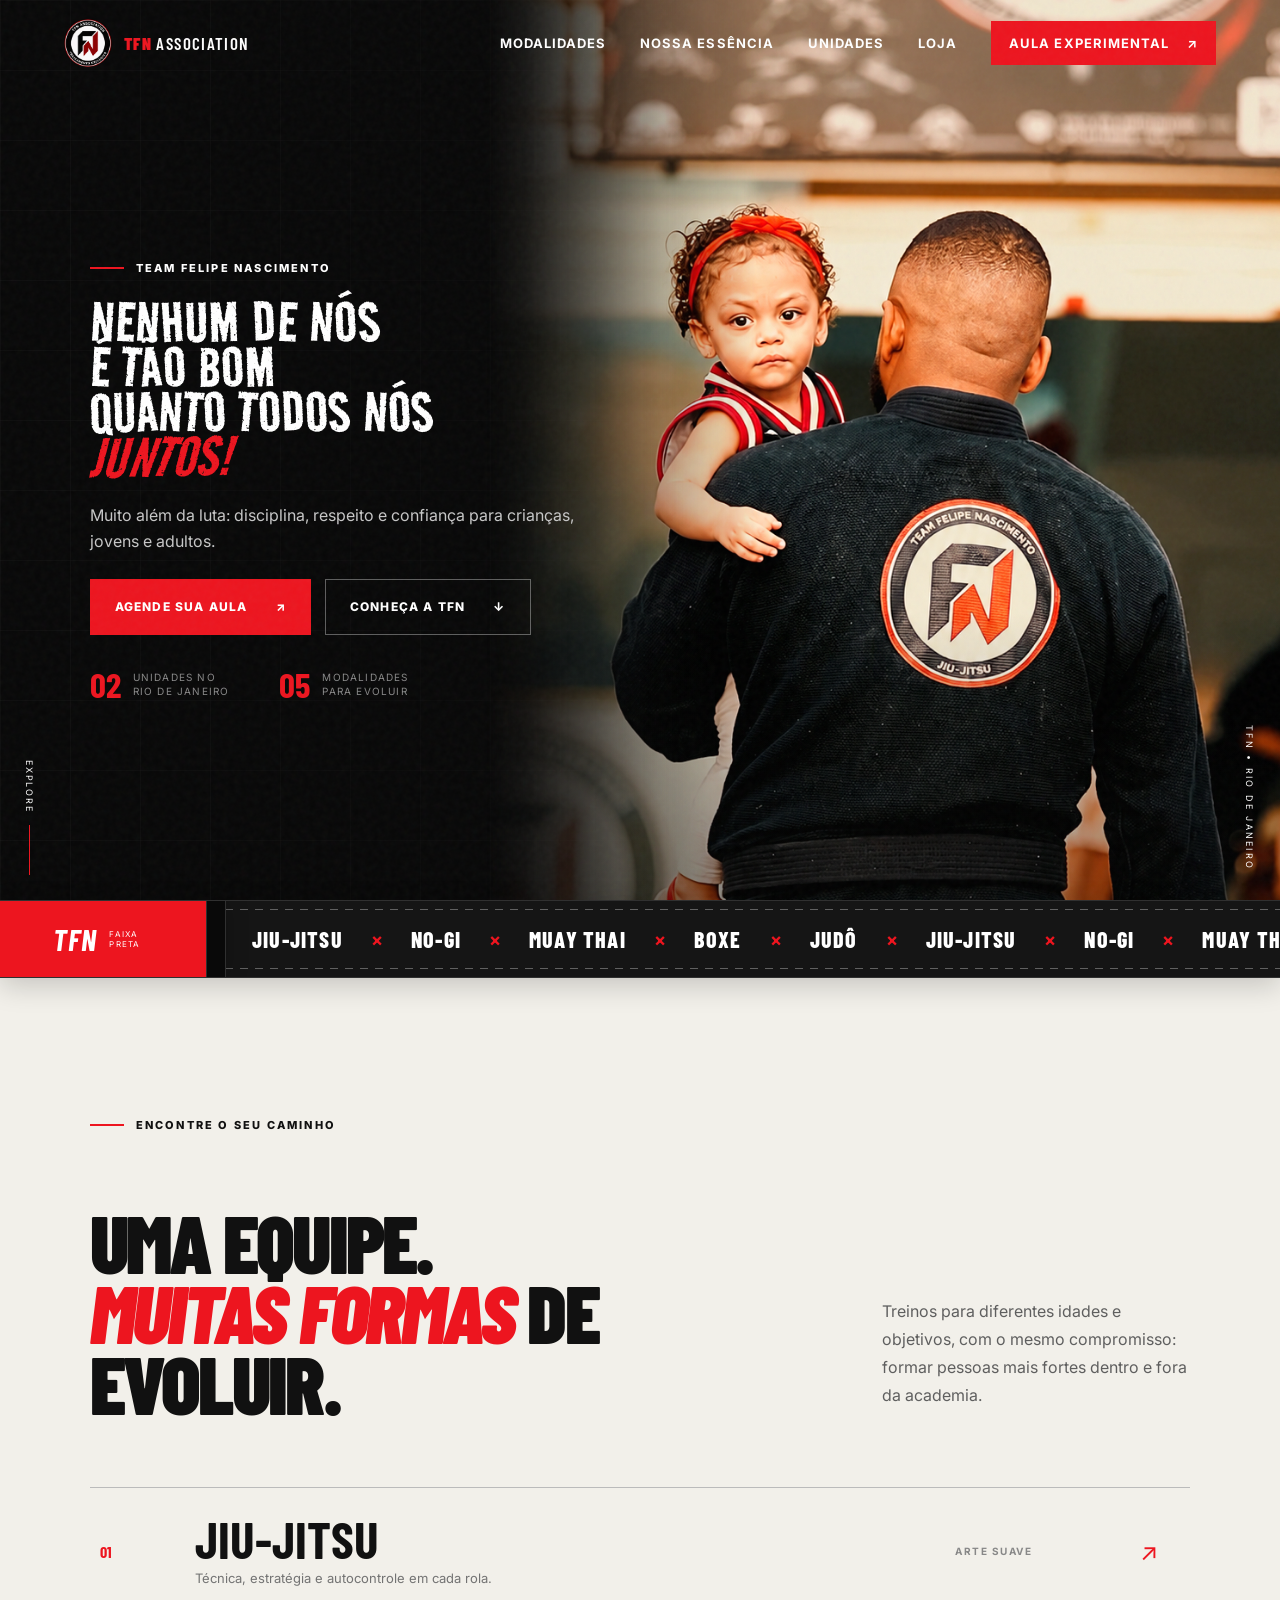
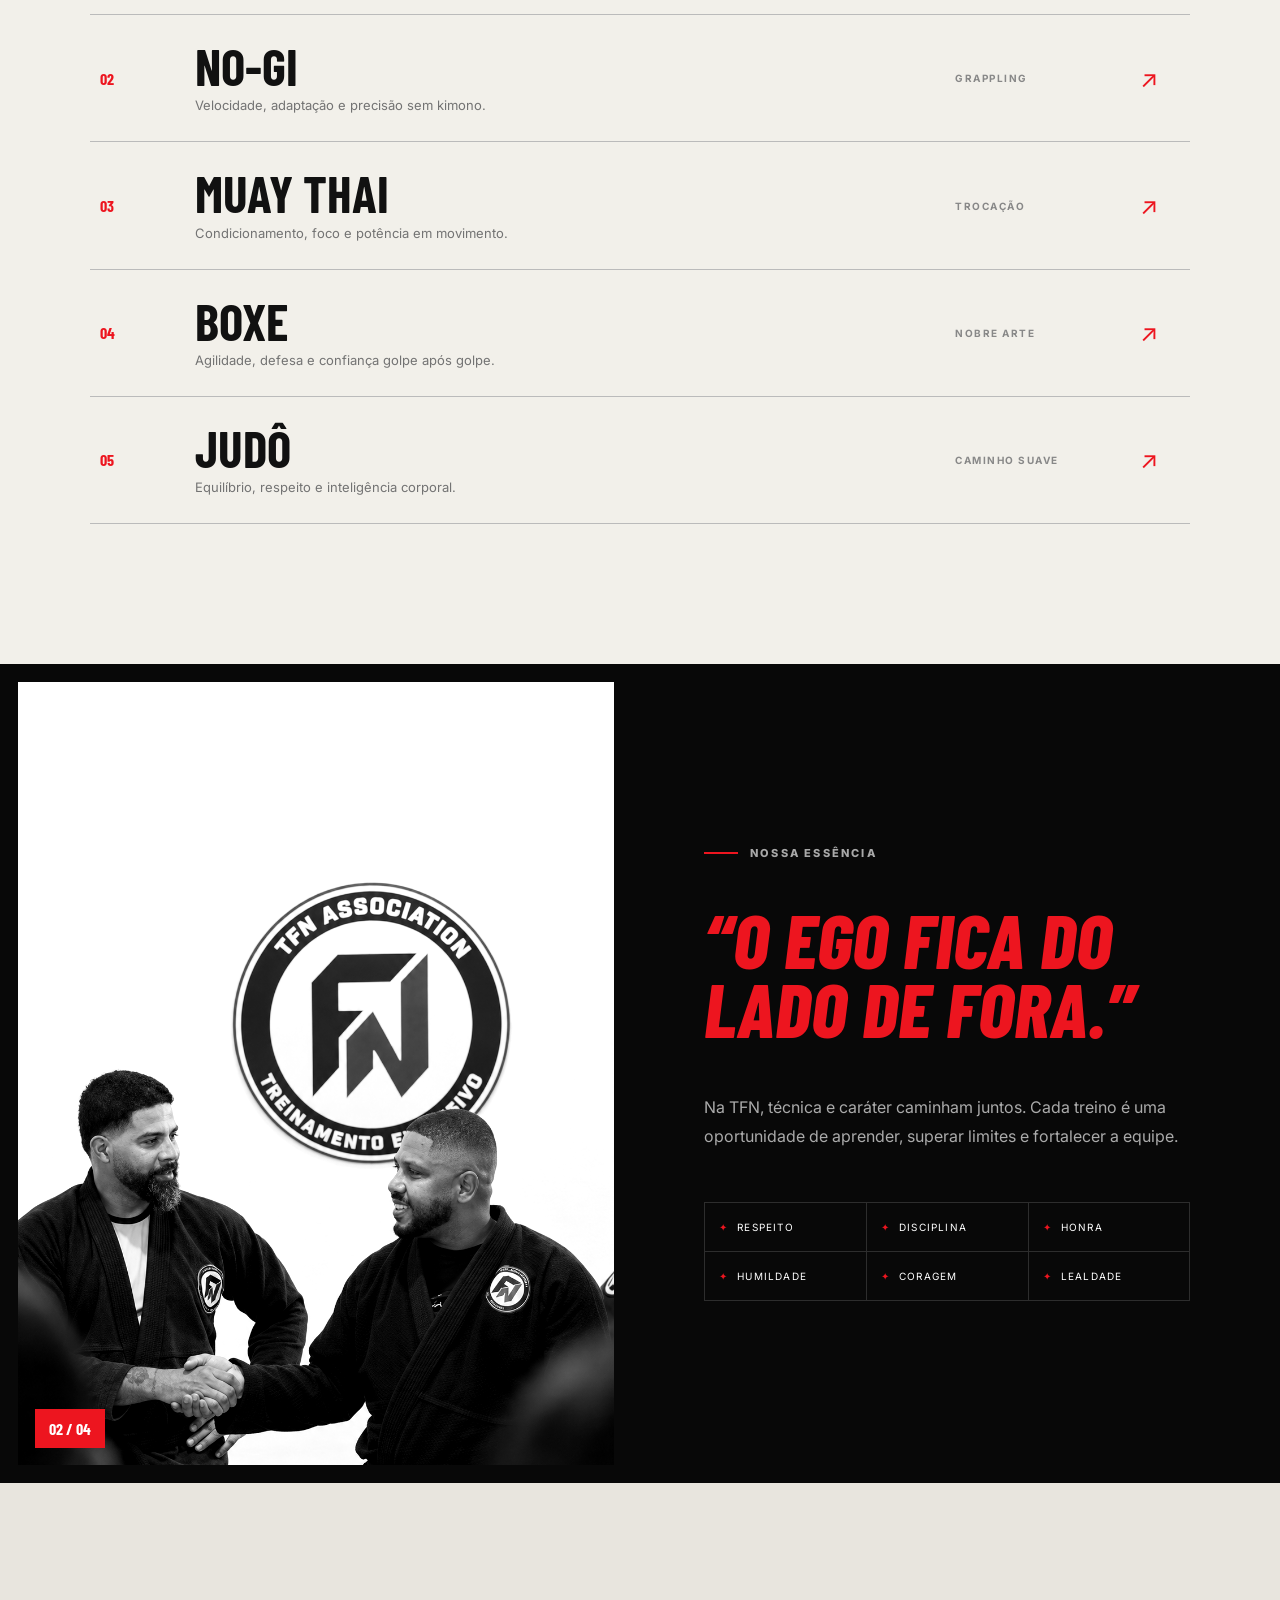
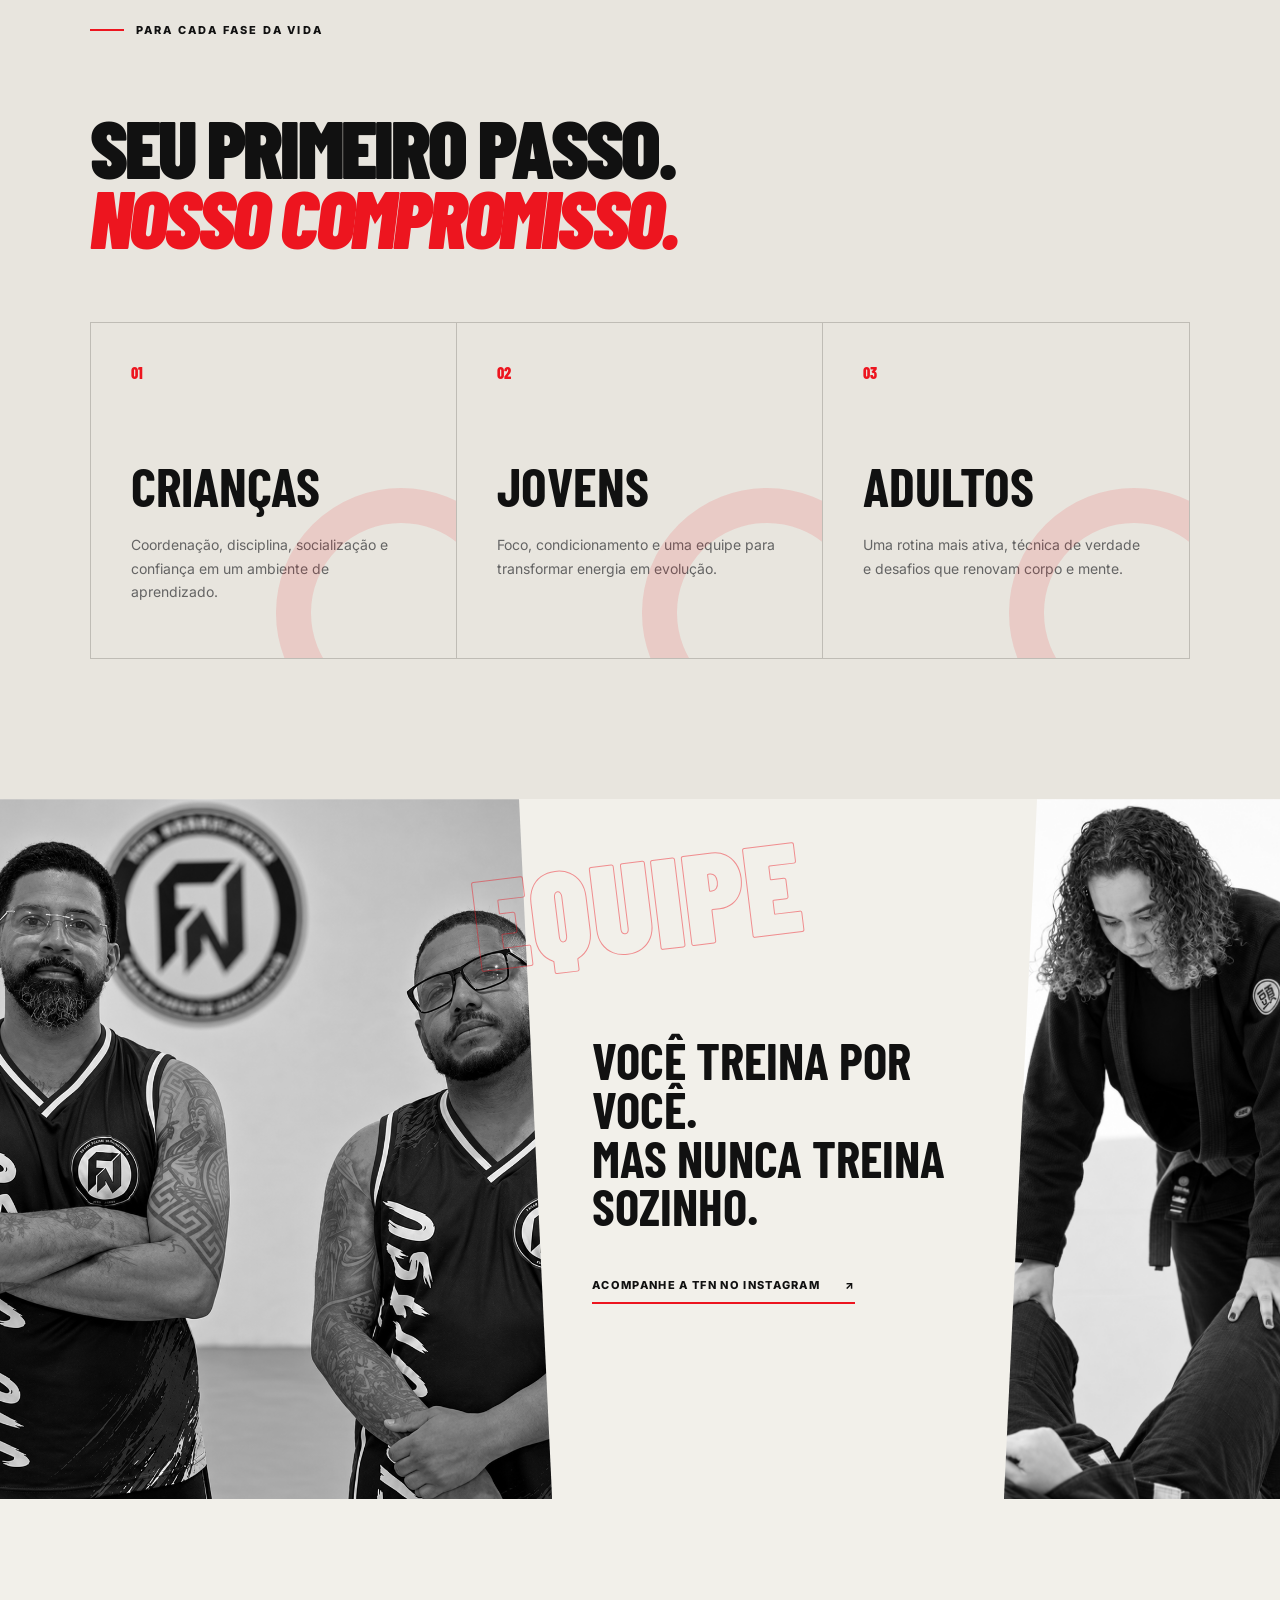
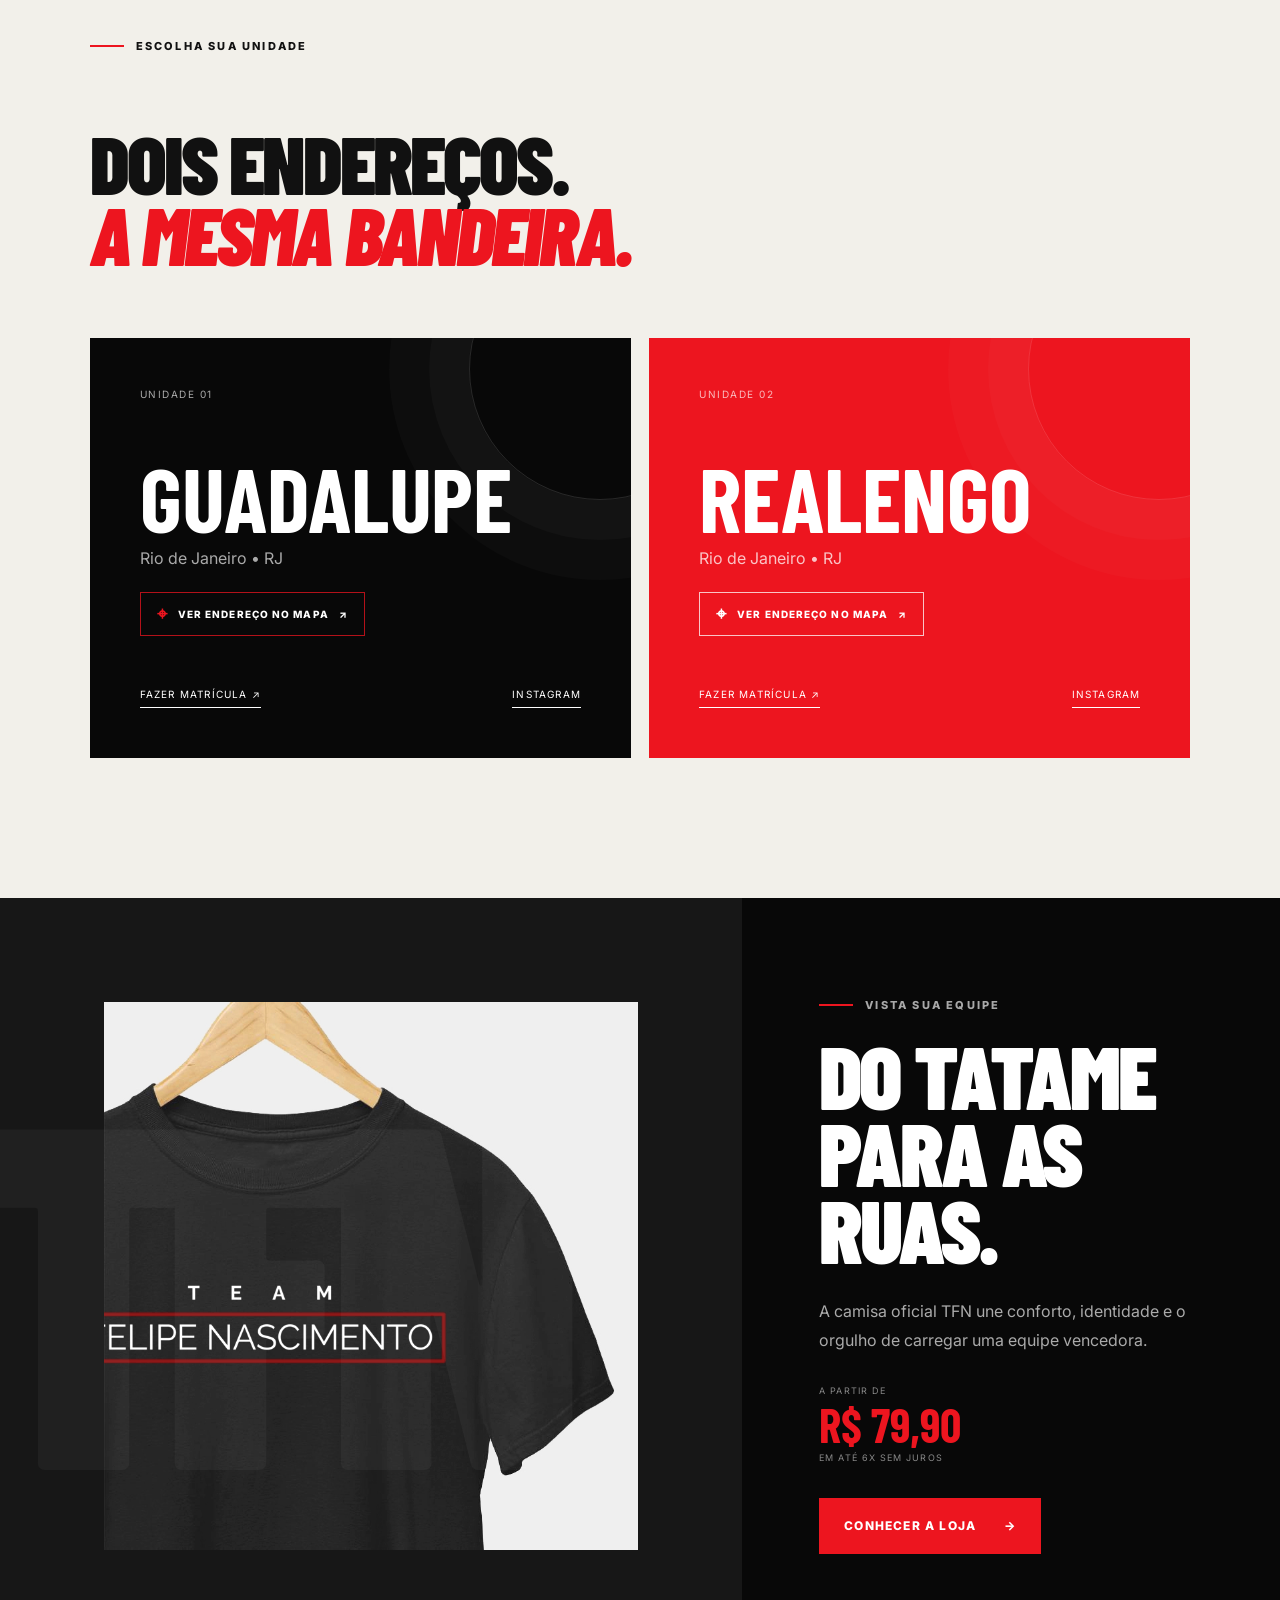
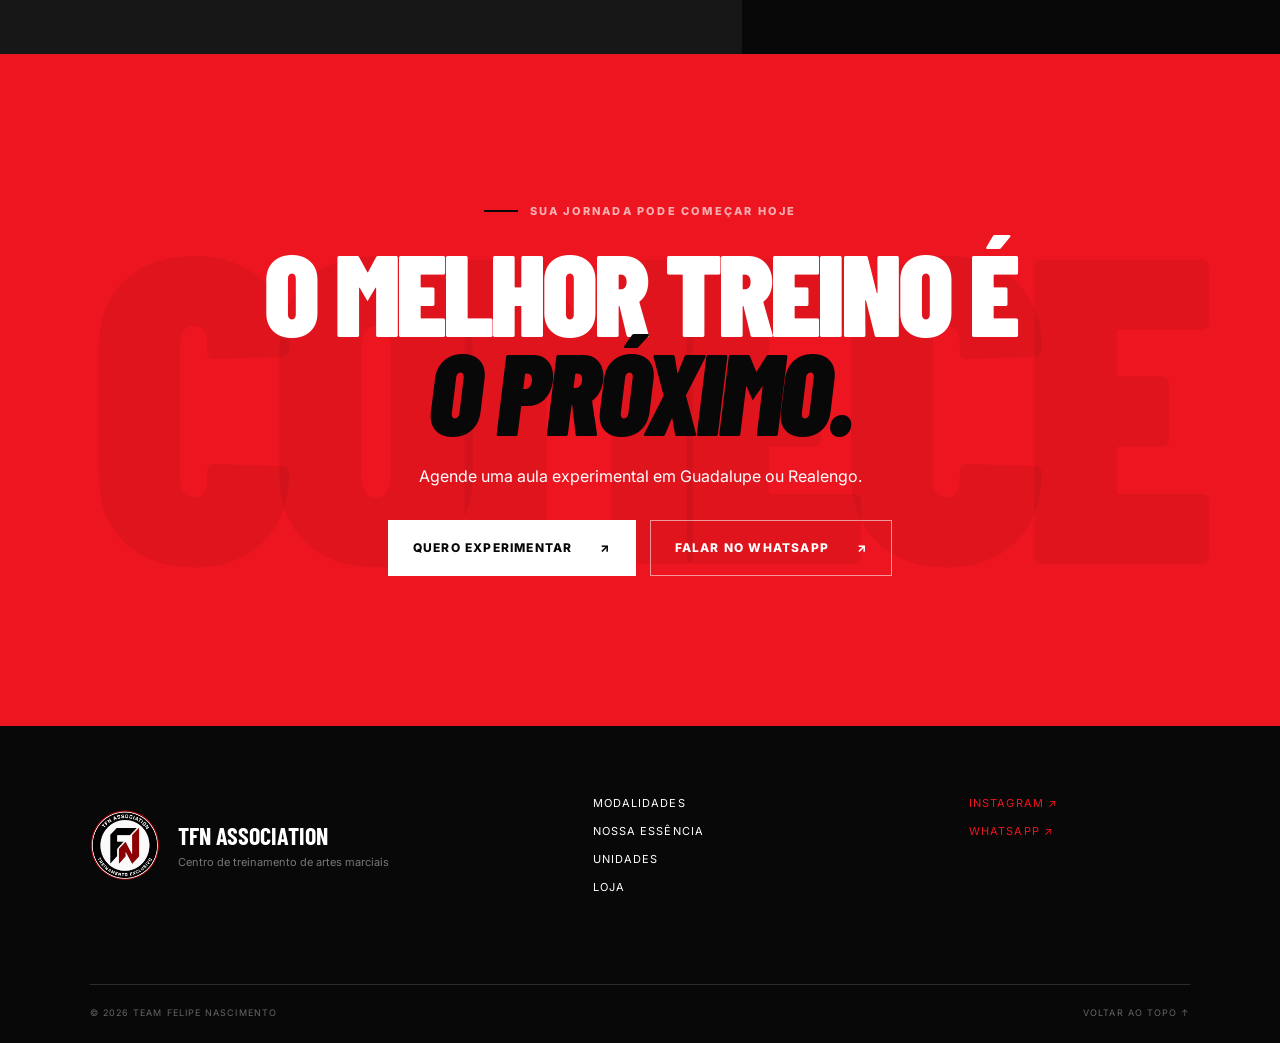
<file: index.html>
<!doctype html>
<html lang="pt-BR">
  <head>
    <meta charset="UTF-8" />
    <meta name="viewport" content="width=device-width, initial-scale=1.0" />
    <meta name="description" content="TFN Association — Jiu-Jitsu, No-Gi, Muay Thai, Boxe e Judô para crianças, jovens e adultos no Rio de Janeiro." />
    <meta name="theme-color" content="#080808" />
    <title>TFN Association | A evolução começa no tatame</title>
    <link rel="preconnect" href="https://fonts.googleapis.com" />
    <link rel="preconnect" href="https://fonts.gstatic.com" crossorigin />
    <link href="https://fonts.googleapis.com/css2?family=Barlow+Condensed:ital,wght@0,500;0,600;0,700;0,800;0,900;1,700&family=Inter:wght@400;500;600;700&family=Road+Rage&display=swap" rel="stylesheet" />
    <link rel="stylesheet" href="styles.css?v=3" />
  </head>
  <body>
    <div class="noise" aria-hidden="true"></div>
    <header class="site-header" id="topo">
      <a class="brand" href="#topo" aria-label="TFN Association — início">
        <img src="assets/tfn-logo.jpg" alt="Símbolo da TFN Association" />
        <span><strong>TFN</strong> Association</span>
      </a>
      <button class="menu-toggle" type="button" aria-expanded="false" aria-controls="main-nav">
        <span></span><span></span><span></span><em>Menu</em>
      </button>
      <nav class="main-nav" id="main-nav" aria-label="Navegação principal">
        <a href="#modalidades">Modalidades</a>
        <a href="#metodo">Nossa essência</a>
        <a href="#unidades">Unidades</a>
        <a href="loja/">Loja</a>
        <a class="nav-cta" href="https://app.hotmind.com.br/agendar/tfnassociation" target="_blank" rel="noreferrer">Aula experimental <span>↗</span></a>
      </nav>
    </header>

    <main>
      <section class="hero" aria-labelledby="hero-title">
        <div class="hero-grid" aria-hidden="true"></div>
        <div class="hero-copy reveal">
          <p class="eyebrow"><span></span> Team Felipe Nascimento</p>
          <h1 class="quote-title" id="hero-title"><span class="hero-line">Nenhum de nós</span><span class="hero-line">é tão bom</span><span class="hero-line">quanto todos nós</span><em class="hero-line">juntos!</em></h1>
          <p class="hero-lead">Muito além da luta: disciplina, respeito e confiança para crianças, jovens e adultos.</p>
          <div class="hero-actions">
            <a class="button button-primary" href="https://app.hotmind.com.br/agendar/tfnassociation" target="_blank" rel="noreferrer">Agende sua aula <span>↗</span></a>
            <a class="button button-ghost" href="#modalidades">Conheça a TFN <span>↓</span></a>
          </div>
          <div class="hero-meta">
            <div><strong>02</strong><span>Unidades no<br />Rio de Janeiro</span></div>
            <div><strong>05</strong><span>Modalidades<br />para evoluir</span></div>
          </div>
        </div>
        <div class="hero-visual reveal delay-1">
          <div class="hero-image-wrap">
            <img src="assets/hero-color-clean.png" alt="Atleta da TFN com criança no centro de treinamento" />
            <span class="image-label">TFN • Rio de Janeiro</span>
          </div>
        </div>
        <a class="scroll-cue" href="#modalidades"><span>Explore</span><i></i></a>
      </section>

      <section class="ticker" aria-label="Modalidades oferecidas">
        <div class="ticker-rank" aria-hidden="true"><strong>TFN</strong><span>Faixa preta</span></div>
        <div class="ticker-window">
          <div class="ticker-track">
            <span>Jiu-Jitsu</span><b>×</b><span>No-Gi</span><b>×</b><span>Muay Thai</span><b>×</b><span>Boxe</span><b>×</b><span>Judô</span><b>×</b>
            <span>Jiu-Jitsu</span><b>×</b><span>No-Gi</span><b>×</b><span>Muay Thai</span><b>×</b><span>Boxe</span><b>×</b><span>Judô</span><b>×</b>
          </div>
        </div>
      </section>

      <section class="section disciplines" id="modalidades">
        <div class="section-heading reveal">
          <p class="eyebrow"><span></span> Encontre o seu caminho</p>
          <h2>Uma equipe.<br /><em>Muitas formas</em> de evoluir.</h2>
          <p>Treinos para diferentes idades e objetivos, com o mesmo compromisso: formar pessoas mais fortes dentro e fora da academia.</p>
        </div>
        <div class="discipline-list">
          <article class="discipline active reveal" tabindex="0">
            <span class="discipline-number">01</span>
            <div><h3>Jiu-Jitsu</h3><p>Técnica, estratégia e autocontrole em cada rola.</p></div>
            <strong>Arte suave</strong><i>↗</i>
          </article>
          <article class="discipline reveal" tabindex="0">
            <span class="discipline-number">02</span>
            <div><h3>No-Gi</h3><p>Velocidade, adaptação e precisão sem kimono.</p></div>
            <strong>Grappling</strong><i>↗</i>
          </article>
          <article class="discipline reveal" tabindex="0">
            <span class="discipline-number">03</span>
            <div><h3>Muay Thai</h3><p>Condicionamento, foco e potência em movimento.</p></div>
            <strong>Trocação</strong><i>↗</i>
          </article>
          <article class="discipline reveal" tabindex="0">
            <span class="discipline-number">04</span>
            <div><h3>Boxe</h3><p>Agilidade, defesa e confiança golpe após golpe.</p></div>
            <strong>Nobre arte</strong><i>↗</i>
          </article>
          <article class="discipline reveal" tabindex="0">
            <span class="discipline-number">05</span>
            <div><h3>Judô</h3><p>Equilíbrio, respeito e inteligência corporal.</p></div>
            <strong>Caminho suave</strong><i>↗</i>
          </article>
        </div>
      </section>

      <section class="manifesto" id="metodo">
        <div class="manifesto-photo reveal">
          <img src="assets/team-02-hd.png" alt="Integrantes da TFN durante atividade da equipe" />
          <div class="photo-index">02 / 04</div>
        </div>
        <div class="manifesto-copy reveal delay-1">
          <p class="eyebrow light"><span></span> Nossa essência</p>
          <blockquote>“O ego fica do lado de fora.”</blockquote>
          <p>Na TFN, técnica e caráter caminham juntos. Cada treino é uma oportunidade de aprender, superar limites e fortalecer a equipe.</p>
          <div class="values-grid">
            <span>Respeito</span><span>Disciplina</span><span>Honra</span><span>Humildade</span><span>Coragem</span><span>Lealdade</span>
          </div>
        </div>
      </section>

      <section class="section audience">
        <div class="section-heading compact reveal">
          <p class="eyebrow"><span></span> Para cada fase da vida</p>
          <h2>Seu primeiro passo.<br /><em>Nosso compromisso.</em></h2>
        </div>
        <div class="audience-cards">
          <article class="audience-card reveal">
            <span>01</span><h3>Crianças</h3><p>Coordenação, disciplina, socialização e confiança em um ambiente de aprendizado.</p>
          </article>
          <article class="audience-card reveal delay-1">
            <span>02</span><h3>Jovens</h3><p>Foco, condicionamento e uma equipe para transformar energia em evolução.</p>
          </article>
          <article class="audience-card reveal delay-2">
            <span>03</span><h3>Adultos</h3><p>Uma rotina mais ativa, técnica de verdade e desafios que renovam corpo e mente.</p>
          </article>
        </div>
      </section>

      <section class="gallery" aria-label="A comunidade TFN">
        <figure class="gallery-main reveal"><img src="assets/team-03-hd.png" alt="Comunidade TFN" /></figure>
        <div class="gallery-copy reveal delay-1">
          <span class="outline-word">EQUIPE</span>
          <h2>Você treina por você.<br />Mas nunca treina sozinho.</h2>
          <a href="https://www.instagram.com/tfnassociation/" target="_blank" rel="noreferrer">Acompanhe a TFN no Instagram <span>↗</span></a>
        </div>
        <figure class="gallery-side reveal delay-2"><img src="assets/team-04-hd.png" alt="Treino na TFN Association" /></figure>
      </section>

      <section class="section units" id="unidades">
        <div class="section-heading compact reveal">
          <p class="eyebrow"><span></span> Escolha sua unidade</p>
          <h2>Dois endereços.<br /><em>A mesma bandeira.</em></h2>
        </div>
        <div class="unit-grid">
          <article class="unit-card reveal">
            <span class="unit-tag">Unidade 01</span>
            <h3>Guadalupe</h3>
            <p>Rio de Janeiro • RJ</p>
            <a class="unit-address" href="https://www.google.com/maps/search/?api=1&amp;query=TFN+Association+Guadalupe+Rio+de+Janeiro" target="_blank" rel="noreferrer" aria-label="Ver endereço da unidade Guadalupe no Google Maps">
              <span class="unit-address-pin" aria-hidden="true">⌖</span>
              Ver endereço no mapa
              <span aria-hidden="true">↗</span>
            </a>
            <div class="unit-actions">
              <a href="https://app.tatamemaster.com.br/public/teamfelipenascimento" target="_blank" rel="noreferrer">Fazer matrícula <span>↗</span></a>
              <a href="https://www.instagram.com/tfnassociation/" target="_blank" rel="noreferrer">Instagram</a>
            </div>
          </article>
          <article class="unit-card reveal delay-1">
            <span class="unit-tag">Unidade 02</span>
            <h3>Realengo</h3>
            <p>Rio de Janeiro • RJ</p>
            <a class="unit-address" href="https://www.google.com/maps/search/?api=1&amp;query=TFN+Association+Realengo+Rio+de+Janeiro" target="_blank" rel="noreferrer" aria-label="Ver endereço da unidade Realengo no Google Maps">
              <span class="unit-address-pin" aria-hidden="true">⌖</span>
              Ver endereço no mapa
              <span aria-hidden="true">↗</span>
            </a>
            <div class="unit-actions">
              <a href="https://app.tatamemaster.com.br/public/tfnassociation" target="_blank" rel="noreferrer">Fazer matrícula <span>↗</span></a>
              <a href="https://www.instagram.com/tfnassociationrealengo/" target="_blank" rel="noreferrer">Instagram</a>
            </div>
          </article>
        </div>
      </section>

      <section class="shop" id="loja">
        <div class="shop-visual reveal">
          <div class="shop-word" aria-hidden="true">TFN</div>
          <img src="assets/shirt-main.webp" alt="Camisa oficial Team Felipe Nascimento" />
        </div>
        <div class="shop-copy reveal delay-1">
          <p class="eyebrow light"><span></span> Vista sua equipe</p>
          <h2>Do tatame<br />para as ruas.</h2>
          <p>A camisa oficial TFN une conforto, identidade e o orgulho de carregar uma equipe vencedora.</p>
          <div class="price"><small>a partir de</small><strong>R$ 79,90</strong><span>em até 6x sem juros</span></div>
          <a class="button button-primary" href="loja/">Conhecer a loja <span>→</span></a>
        </div>
      </section>

      <section class="final-cta">
        <div class="final-cta-bg" aria-hidden="true">COMECE</div>
        <p class="eyebrow light"><span></span> Sua jornada pode começar hoje</p>
        <h2>O melhor treino é<br /><em>o próximo.</em></h2>
        <p>Agende uma aula experimental em Guadalupe ou Realengo.</p>
        <div class="final-actions">
          <a class="button button-white" href="https://app.hotmind.com.br/agendar/tfnassociation" target="_blank" rel="noreferrer">Quero experimentar <span>↗</span></a>
          <a class="button button-outline-light" href="https://wa.me/c/5521979656086" target="_blank" rel="noreferrer">Falar no WhatsApp <span>↗</span></a>
        </div>
      </section>
    </main>

    <footer>
      <div class="footer-brand">
        <img src="assets/tfn-logo.jpg" alt="" />
        <div><strong>TFN Association</strong><span>Centro de treinamento de artes marciais</span></div>
      </div>
      <div class="footer-links">
        <a href="#modalidades">Modalidades</a><a href="#metodo">Nossa essência</a><a href="#unidades">Unidades</a><a href="loja/">Loja</a>
      </div>
      <div class="footer-social"><a href="https://www.instagram.com/tfnassociation/" target="_blank" rel="noreferrer">Instagram ↗</a><a href="https://wa.me/c/5521979656086" target="_blank" rel="noreferrer">WhatsApp ↗</a></div>
      <div class="footer-bottom"><span>© 2026 Team Felipe Nascimento</span><a href="#topo">Voltar ao topo ↑</a></div>
    </footer>
    <script src="script.js?v=3"></script>
  </body>
</html>
</file>
<file: styles.css>
:root {
  --black: #080808;
  --ink: #111111;
  --red: #ed151f;
  --red-dark: #b30912;
  --paper: #f2f0ea;
  --white: #ffffff;
  --muted: #a7a7a7;
  --line: rgba(255,255,255,.15);
  --display: "Barlow Condensed", Impact, sans-serif;
  --body: "Inter", Arial, sans-serif;
}

* { box-sizing: border-box; }
html { scroll-behavior: smooth; }
body { margin: 0; background: var(--paper); color: var(--ink); font-family: var(--body); overflow-x: hidden; }
a { color: inherit; text-decoration: none; }
img { display: block; width: 100%; }
button { font: inherit; }
::selection { background: var(--red); color: var(--white); }

.noise { position: fixed; inset: 0; z-index: 100; pointer-events: none; opacity: .055; background-image: url("data:image/svg+xml,%3Csvg viewBox='0 0 160 160' xmlns='http://www.w3.org/2000/svg'%3E%3Cfilter id='n'%3E%3CfeTurbulence type='fractalNoise' baseFrequency='.9' numOctaves='4' stitchTiles='stitch'/%3E%3C/filter%3E%3Crect width='100%25' height='100%25' filter='url(%23n)' opacity='.7'/%3E%3C/svg%3E"); }

.site-header { position: fixed; z-index: 50; top: 0; left: 0; width: 100%; height: 86px; padding: 0 clamp(22px, 5vw, 80px); display: flex; align-items: center; justify-content: space-between; color: var(--white); transition: background .3s, height .3s, box-shadow .3s; }
.site-header.scrolled { height: 72px; background: rgba(8,8,8,.94); box-shadow: 0 1px 0 rgba(255,255,255,.1); backdrop-filter: blur(12px); }
.brand { display: flex; align-items: center; gap: 12px; font-family: var(--display); text-transform: uppercase; font-weight: 600; letter-spacing: .08em; font-size: 17px; position: relative; z-index: 3; }
.brand img { width: 48px; height: 48px; object-fit: cover; border-radius: 50%; }
.brand strong { color: var(--red); font-weight: 900; }
.main-nav { display: flex; align-items: center; gap: 34px; font-size: 13px; font-weight: 700; text-transform: uppercase; letter-spacing: .08em; }
.main-nav > a:not(.nav-cta) { position: relative; }
.main-nav > a:not(.nav-cta)::after { content: ""; position: absolute; left: 0; bottom: -8px; width: 0; height: 2px; background: var(--red); transition: width .25s; }
.main-nav > a:hover::after { width: 100%; }
.nav-cta { display: flex; gap: 18px; align-items: center; background: var(--red); padding: 14px 18px; }
.nav-cta:hover { background: #ff2630; }
.menu-toggle { display: none; background: none; border: 0; color: var(--white); align-items: center; gap: 4px; flex-direction: column; cursor: pointer; }
.menu-toggle span { width: 27px; height: 2px; background: currentColor; }
.menu-toggle em { font-style: normal; font-size: 9px; text-transform: uppercase; letter-spacing: .15em; margin-top: 3px; }

.hero { min-height: 100svh; position: relative; background: var(--black); color: var(--white); display: grid; grid-template-columns: 52% 48%; align-items: stretch; overflow: hidden; }
.hero-grid { position: absolute; inset: 0; opacity: .1; background-size: 70px 70px; background-image: linear-gradient(rgba(255,255,255,.25) 1px, transparent 1px), linear-gradient(90deg, rgba(255,255,255,.25) 1px, transparent 1px); mask-image: linear-gradient(to right, black, transparent 70%); }
.hero-copy { padding: 100px 5vw 34px 7vw; position: relative; z-index: 3; display: flex; flex-direction: column; justify-content: center; }
.eyebrow { display: flex; align-items: center; gap: 12px; font-size: 11px; letter-spacing: .2em; text-transform: uppercase; font-weight: 800; margin: 0 0 24px; }
.eyebrow span { width: 34px; height: 2px; background: var(--red); }
.eyebrow.light { color: rgba(255,255,255,.65); }
.hero h1, .section-heading h2, .manifesto h2, .shop h2, .final-cta h2 { font-family: var(--display); text-transform: uppercase; margin: 0; font-weight: 900; line-height: .86; letter-spacing: -.035em; }
.hero h1 { font-size: clamp(72px, 8.5vw, 142px); }
.hero h1.quote-title { font-family: "Road Rage", Impact, sans-serif; font-size: clamp(62px, 5.1vw, 98px); font-weight: 400; line-height: .69; letter-spacing: .004em; word-spacing: .015em; }
.hero-line { display: block; white-space: nowrap; }
.hero h1.quote-title em { display: inline-block; transform: rotate(-1deg) skewX(-4deg); }
.hero h1 em, .section-heading h2 em, .final-cta h2 em { color: var(--red); font-style: italic; }
.hero-lead { max-width: 540px; color: #c7c7c7; font-size: clamp(15px,1.25vw,18px); line-height: 1.6; margin: 24px 0; }
.hero-actions, .final-actions { display: flex; flex-wrap: wrap; gap: 14px; }
.button { min-height: 56px; padding: 0 24px; display: inline-flex; align-items: center; justify-content: center; gap: 28px; font-size: 12px; font-weight: 800; text-transform: uppercase; letter-spacing: .1em; border: 1px solid transparent; transition: transform .2s, background .2s, color .2s; }
.button:hover { transform: translateY(-3px); }
.button-primary { background: var(--red); color: var(--white); }
.button-primary:hover { background: #ff2731; }
.button-ghost { border-color: rgba(255,255,255,.35); }
.button-ghost:hover { background: var(--white); color: var(--black); }
.button-white { background: var(--white); color: var(--black); }
.button-outline-light { border-color: rgba(255,255,255,.55); color: var(--white); }
.hero-meta { display: flex; gap: 50px; margin-top: 28px; }
.hero-meta div { display: flex; gap: 12px; align-items: center; }
.hero-meta strong { font-family: var(--display); color: var(--red); font-size: 35px; }
.hero-meta span { color: #888; font-size: 10px; line-height: 1.4; text-transform: uppercase; letter-spacing: .12em; }
.hero-visual { position: relative; min-height: 0; }
.hero-image-wrap { height: 100%; overflow: hidden; position: relative; margin-left: -180px; -webkit-mask-image: linear-gradient(90deg, transparent 0%, rgba(0,0,0,.08) 5%, rgba(0,0,0,.35) 13%, rgba(0,0,0,.72) 22%, #000 34%, #000 100%); mask-image: linear-gradient(90deg, transparent 0%, rgba(0,0,0,.08) 5%, rgba(0,0,0,.35) 13%, rgba(0,0,0,.72) 22%, #000 34%, #000 100%); }
.hero-image-wrap::after { content:""; position:absolute; inset:0; background: linear-gradient(90deg, rgba(8,8,8,.12), transparent 28%), linear-gradient(0deg, rgba(8,8,8,.4), transparent 32%); }
.hero-image-wrap img { height: 100%; object-fit: cover; object-position: center 35%; filter: contrast(1.04) saturate(1.05); transform: scale(1.02); }
.image-label { position: absolute; z-index: 2; right: 25px; bottom: 30px; writing-mode: vertical-rl; text-transform: uppercase; font-size: 9px; letter-spacing: .25em; }
.scroll-cue { position: absolute; z-index: 5; bottom: 25px; left: 24px; display: flex; align-items: center; gap: 12px; writing-mode: vertical-rl; text-transform: uppercase; letter-spacing: .2em; font-size: 9px; }
.scroll-cue i { width: 1px; height: 50px; background: var(--red); }

.ticker { height: 78px; background: #151515; color: var(--white); overflow: hidden; position: relative; z-index: 4; display: grid; grid-template-columns: 210px minmax(0,1fr); border-block: 1px solid #303030; box-shadow: 0 8px 28px rgba(0,0,0,.18); }
.ticker::before, .ticker::after { content: ""; position: absolute; z-index: 5; left: 0; right: 0; height: 1px; background: repeating-linear-gradient(90deg, rgba(255,255,255,.32) 0 8px, transparent 8px 15px); pointer-events: none; }
.ticker::before { top: 8px; }
.ticker::after { bottom: 8px; }
.ticker-rank { position: relative; z-index: 6; background: var(--red); display: flex; align-items: center; justify-content: center; gap: 12px; text-transform: uppercase; box-shadow: 12px 0 24px rgba(0,0,0,.3); }
.ticker-rank::after { content: ""; position: absolute; right: -16px; top: 0; width: 18px; height: 100%; background: #090909; border-inline: 1px solid #303030; }
.ticker-rank strong { font-family: var(--display); font-style: italic; font-size: 30px; letter-spacing: .04em; }
.ticker-rank span { font-family: var(--body); font-size: 8px; line-height: 1.25; letter-spacing: .16em; max-width: 48px; }
.ticker-window { min-width: 0; overflow: hidden; }
.ticker-track { width: max-content; height: 100%; display: flex; gap: 28px; align-items: center; padding-left: 42px; animation: marquee 28s linear infinite; }
.ticker-track span { font-family: var(--display); font-weight: 800; text-transform: uppercase; font-size: 22px; letter-spacing: .055em; }
.ticker-track b { color: var(--red); font-size: 18px; }

.section { padding: 140px clamp(22px,7vw,110px); }
.section-heading { display: grid; grid-template-columns: 1fr 1.25fr 1fr; align-items: end; gap: 50px; margin-bottom: 70px; }
.section-heading .eyebrow { align-self: start; }
.section-heading h2 { grid-column: 1 / 3; font-size: clamp(55px,6.4vw,100px); }
.section-heading > p:last-child { grid-column: 3; max-width: 430px; line-height: 1.75; color: #5f5f5f; margin: 0 0 8px; }
.section-heading.compact { grid-template-columns: 1fr 2fr; }
.section-heading.compact h2 { grid-column: 1 / 3; }
.discipline-list { border-top: 1px solid #bbb; }
.discipline { display: grid; grid-template-columns: 70px 1fr 160px 40px; align-items: center; gap: 25px; border-bottom: 1px solid #bbb; padding: 28px 10px; transition: background .25s, color .25s, padding .25s; cursor: default; }
.discipline:hover, .discipline:focus { background: var(--black); color: var(--white); padding-left: 25px; outline: none; }
.discipline-number { font-family: var(--display); color: var(--red); font-weight: 700; }
.discipline h3 { margin: 0; font-family: var(--display); text-transform: uppercase; font-size: clamp(36px,4vw,62px); line-height: .9; }
.discipline p { margin: 8px 0 0; color: #737373; font-size: 13px; }
.discipline strong { font-size: 10px; text-transform: uppercase; letter-spacing: .15em; color: #888; }
.discipline i { font-style: normal; font-size: 24px; color: var(--red); }

.manifesto { background: var(--black); color: var(--white); display: grid; grid-template-columns: 48% 52%; min-height: 760px; }
.manifesto-photo { position: relative; overflow: hidden; }
.manifesto-photo::after { content:""; position:absolute; inset:0; border: 18px solid var(--black); border-right: 0; pointer-events:none; }
.manifesto-photo img { height: 100%; object-fit: cover; filter: grayscale(1) contrast(1.1); }
.photo-index { position: absolute; left: 35px; bottom: 35px; background: var(--red); padding: 10px 14px; font-family: var(--display); font-weight: 700; }
.manifesto-copy { padding: 100px clamp(30px,7vw,110px); display: flex; flex-direction: column; justify-content: center; }
.manifesto blockquote { font-family: var(--display); font-size: clamp(54px,6vw,94px); line-height: .9; font-style: italic; font-weight: 800; text-transform: uppercase; margin: 20px 0 35px; color: var(--red); }
.manifesto-copy > p:not(.eyebrow) { max-width: 600px; color: #aaa; line-height: 1.8; }
.values-grid { display: grid; grid-template-columns: repeat(3,1fr); margin-top: 35px; border-top: 1px solid var(--line); border-left: 1px solid var(--line); }
.values-grid span { padding: 18px 14px; border-right: 1px solid var(--line); border-bottom: 1px solid var(--line); text-transform: uppercase; font-size: 10px; letter-spacing: .12em; }
.values-grid span::before { content: "✦"; color: var(--red); margin-right: 9px; }

.audience { background: #e8e5de; }
.audience-cards { display: grid; grid-template-columns: repeat(3,1fr); border: 1px solid #bfbcb5; }
.audience-card { min-height: 330px; padding: 40px; border-right: 1px solid #bfbcb5; position: relative; overflow: hidden; transition: background .25s, color .25s; }
.audience-card:last-child { border-right: 0; }
.audience-card::after { content:""; position:absolute; right:-70px; bottom:-80px; width:180px; height:180px; border: 35px solid rgba(237,21,31,.12); border-radius:50%; transition: transform .3s; }
.audience-card:hover { background: var(--red); color: var(--white); }
.audience-card:hover::after { transform: scale(1.3); border-color: rgba(0,0,0,.12); }
.audience-card > span { font-family: var(--display); font-weight: 800; color: var(--red); }
.audience-card:hover > span { color: var(--black); }
.audience-card h3 { font-family: var(--display); font-size: 54px; text-transform: uppercase; margin: 70px 0 15px; }
.audience-card p { line-height: 1.7; color: #646464; max-width: 330px; font-size: 14px; }
.audience-card:hover p { color: rgba(255,255,255,.85); }

.gallery { display: grid; grid-template-columns: 1.1fr .9fr .55fr; min-height: 700px; background: var(--paper); align-items: center; overflow: hidden; }
.gallery figure { margin: 0; height: 100%; overflow: hidden; }
.gallery img { height: 100%; object-fit: cover; filter: grayscale(1); transition: filter .4s, transform .5s; }
.gallery figure:hover img { filter: grayscale(0); transform: scale(1.025); }
.gallery-main { clip-path: polygon(0 0, 94% 0, 100% 100%, 0 100%); }
.gallery-side { clip-path: polygon(12% 0, 100% 0, 100% 100%, 0 100%); }
.gallery-copy { padding: 40px; position: relative; z-index: 2; }
.outline-word { font-family: var(--display); font-size: clamp(80px,10vw,160px); color: transparent; -webkit-text-stroke: 1px rgba(237,21,31,.45); position: absolute; left: -80px; top: -130px; font-weight: 900; transform: rotate(-7deg); }
.gallery-copy h2 { font-family: var(--display); text-transform: uppercase; font-size: clamp(38px,4vw,66px); line-height: .95; }
.gallery-copy a { display: inline-flex; gap: 25px; border-bottom: 2px solid var(--red); padding-bottom: 10px; font-size: 11px; font-weight: 800; letter-spacing: .12em; text-transform: uppercase; }

.units { background: var(--paper); }
.unit-grid { display: grid; grid-template-columns: repeat(2,1fr); gap: 18px; }
.unit-card { background: var(--black); color: var(--white); padding: 50px; min-height: 420px; position: relative; overflow: hidden; display: flex; flex-direction: column; align-items: flex-start; }
.unit-card::before { content:""; position:absolute; width:260px; height:260px; right:-100px; top:-100px; border:1px solid rgba(255,255,255,.13); border-radius:50%; box-shadow: 0 0 0 40px rgba(255,255,255,.025), 0 0 0 80px rgba(255,255,255,.018); }
.unit-card:nth-child(2) { background: var(--red); }
.unit-tag { font-size: 10px; text-transform: uppercase; letter-spacing: .15em; color: #aaa; }
.unit-card:nth-child(2) .unit-tag { color: rgba(255,255,255,.7); }
.unit-card h3 { font-family: var(--display); text-transform: uppercase; font-size: clamp(65px,7vw,110px); margin: 62px 0 0; line-height: .8; }
.unit-card p { color: #aaa; margin: 14px 0 0; }
.unit-card:nth-child(2) p { color: rgba(255,255,255,.75); }
.unit-address { display: inline-flex; align-items: center; gap: 10px; min-height: 44px; margin-top: 24px; padding: 0 16px; border: 1px solid rgba(237,21,31,.75); color: var(--white); font-size: 10px; font-weight: 800; letter-spacing: .11em; text-transform: uppercase; transition: color .25s ease, background .25s ease, border-color .25s ease, transform .25s ease; }
.unit-address-pin { color: var(--red); font-size: 18px; line-height: 1; }
.unit-address:hover, .unit-address:focus-visible { color: var(--white); background: var(--red); border-color: var(--red); transform: translateY(-2px); }
.unit-address:hover .unit-address-pin, .unit-address:focus-visible .unit-address-pin { color: var(--white); }
.unit-card:nth-child(2) .unit-address { border-color: rgba(255,255,255,.75); }
.unit-card:nth-child(2) .unit-address-pin { color: var(--white); }
.unit-card:nth-child(2) .unit-address:hover, .unit-card:nth-child(2) .unit-address:focus-visible { color: var(--red); background: var(--white); border-color: var(--white); }
.unit-card:nth-child(2) .unit-address:hover .unit-address-pin, .unit-card:nth-child(2) .unit-address:focus-visible .unit-address-pin { color: var(--red); }
.unit-actions { width: 100%; margin-top: auto; padding-top: 28px; display: flex; justify-content: space-between; align-items: center; }
.unit-actions a { font-size: 10px; letter-spacing: .12em; text-transform: uppercase; border-bottom: 1px solid currentColor; padding-bottom: 7px; }

.shop { min-height: 750px; display: grid; grid-template-columns: 58% 42%; background: var(--black); color: var(--white); }
.shop-visual { position: relative; background: #171717; display: grid; place-items: center; overflow: hidden; }
.shop-visual img { width: 72%; max-height: 650px; object-fit: contain; position: relative; z-index: 2; mix-blend-mode: screen; filter: contrast(1.08); }
.shop-word { position: absolute; font-family: var(--display); font-size: 38vw; font-weight: 900; color: #202020; letter-spacing: -.09em; left: -5%; line-height: .8; }
.shop-copy { padding: 100px clamp(35px,6vw,90px); display: flex; flex-direction: column; justify-content: center; }
.shop h2 { font-size: clamp(65px,7vw,110px); }
.shop-copy > p:not(.eyebrow) { color: #aaa; line-height: 1.8; margin: 30px 0; max-width: 520px; }
.price { display: flex; flex-direction: column; margin-bottom: 35px; }
.price small, .price span { color: #888; text-transform: uppercase; letter-spacing: .12em; font-size: 9px; }
.price strong { font-family: var(--display); font-size: 47px; color: var(--red); }
.shop .button { align-self: flex-start; }

.final-cta { padding: 150px 25px; text-align: center; color: var(--white); background: var(--red); position: relative; overflow: hidden; }
.final-cta > *:not(.final-cta-bg) { position: relative; z-index: 2; }
.final-cta .eyebrow { justify-content: center; }
.final-cta .eyebrow span { background: var(--black); }
.final-cta h2 { font-size: clamp(70px,9vw,145px); }
.final-cta h2 em { color: var(--black); }
.final-cta > p:not(.eyebrow) { margin: 26px 0 34px; }
.final-actions { justify-content: center; }
.final-cta-bg { position: absolute; inset: 50% auto auto 50%; transform: translate(-50%,-50%); font-family: var(--display); font-weight: 900; font-size: 34vw; color: rgba(0,0,0,.06); letter-spacing: -.06em; }

footer { background: var(--black); color: var(--white); padding: 70px clamp(22px,7vw,110px) 25px; display: grid; grid-template-columns: 1.4fr 1fr .7fr; gap: 60px; }
.footer-brand { display: flex; gap: 18px; align-items: center; }
.footer-brand img { width: 70px; height: 70px; border-radius: 50%; }
.footer-brand div { display: flex; flex-direction: column; gap: 5px; }
.footer-brand strong { font-family: var(--display); text-transform: uppercase; font-size: 24px; }
.footer-brand span { color: #777; font-size: 11px; }
.footer-links, .footer-social { display: flex; flex-direction: column; gap: 14px; font-size: 11px; text-transform: uppercase; letter-spacing: .1em; }
.footer-social a { color: var(--red); }
.footer-bottom { grid-column: 1 / -1; margin-top: 30px; padding-top: 22px; border-top: 1px solid var(--line); display: flex; justify-content: space-between; color: #666; font-size: 9px; text-transform: uppercase; letter-spacing: .12em; }

.reveal { opacity: 0; transform: translateY(30px); transition: opacity .8s ease, transform .8s ease; }
.reveal.visible { opacity: 1; transform: none; }
.delay-1 { transition-delay: .12s; }
.delay-2 { transition-delay: .22s; }

@keyframes marquee { to { transform: translateX(-50%); } }

@media (min-width: 981px) and (max-height: 820px) {
  .site-header { height: 76px; }
  .hero-copy { padding-top: 84px; padding-bottom: 22px; }
  .hero-copy .eyebrow { margin-bottom: 16px; }
  .hero h1.quote-title { font-size: clamp(58px, 4.75vw, 90px); }
  .hero-lead { margin: 18px 0; font-size: 15px; }
  .hero .button { min-height: 50px; }
  .hero-meta { margin-top: 20px; }
  .hero-meta strong { font-size: 31px; }
}

@media (min-width: 981px) {
  .hero { height: 100svh; min-height: 620px; max-height: 900px; }
  .hero-visual { height: 100%; overflow: visible; }
}

@media (max-width: 980px) {
  .menu-toggle { display: flex; position: relative; z-index: 3; }
  .main-nav { position: fixed; inset: 0; background: var(--black); flex-direction: column; justify-content: center; font-family: var(--display); font-size: 34px; transform: translateX(100%); transition: transform .35s; }
  .main-nav.open { transform: translateX(0); }
  .main-nav .nav-cta { font-family: var(--body); font-size: 11px; }
  .hero { grid-template-columns: 1fr; }
  .hero-copy { min-height: auto; padding-top: 120px; }
  .hero-visual { min-height: 60svh; }
  .hero-image-wrap { margin-left: 0; margin-top: -70px; -webkit-mask-image: linear-gradient(180deg, transparent 0%, rgba(0,0,0,.2) 9%, rgba(0,0,0,.65) 20%, #000 34%, #000 100%); mask-image: linear-gradient(180deg, transparent 0%, rgba(0,0,0,.2) 9%, rgba(0,0,0,.65) 20%, #000 34%, #000 100%); }
  .hero-image-wrap::after { background: linear-gradient(0deg, rgba(8,8,8,.32), transparent 30%); }
  .section-heading { grid-template-columns: 1fr; gap: 25px; }
  .section-heading h2, .section-heading > p:last-child { grid-column: 1; }
  .manifesto { grid-template-columns: 1fr; }
  .manifesto-photo { min-height: 650px; }
  .gallery { grid-template-columns: 1fr 1fr; }
  .gallery-main { min-height: 600px; }
  .gallery-copy { padding: 70px 35px; }
  .gallery-side { grid-column: 1 / -1; height: 430px !important; }
  .shop { grid-template-columns: 1fr; }
  .shop-visual { min-height: 650px; }
}

@media (max-width: 700px) {
  .site-header { height: 72px; padding-inline: 18px; }
  .brand img { width: 42px; height: 42px; }
  .hero-copy { padding: 105px 24px 45px; }
  .hero h1 { font-size: clamp(62px,20vw,92px); }
  .hero h1.quote-title { font-size: clamp(48px,12.5vw,59px); }
  .hero-meta { gap: 25px; }
  .hero-actions .button { width: 100%; }
  .hero-visual { min-height: 560px; }
  .scroll-cue { display: none; }
  .ticker { height: 68px; grid-template-columns: 126px minmax(0,1fr); }
  .ticker-rank { gap: 7px; }
  .ticker-rank strong { font-size: 24px; }
  .ticker-rank span { font-size: 7px; max-width: 40px; }
  .ticker-rank::after { right: -10px; width: 12px; }
  .ticker-track { gap: 22px; padding-left: 28px; }
  .ticker-track span { font-size: 19px; }
  .section { padding: 95px 22px; }
  .section-heading { margin-bottom: 45px; }
  .section-heading h2 { font-size: 54px; }
  .discipline { grid-template-columns: 38px 1fr 25px; gap: 12px; padding: 24px 5px; }
  .discipline strong { display: none; }
  .discipline h3 { font-size: 42px; }
  .discipline p { font-size: 11px; line-height: 1.5; }
  .manifesto-photo { min-height: 500px; }
  .manifesto-copy { padding: 80px 24px; }
  .values-grid { grid-template-columns: repeat(2,1fr); }
  .audience-cards { grid-template-columns: 1fr; }
  .audience-card { border-right: 0; border-bottom: 1px solid #bfbcb5; min-height: 290px; }
  .audience-card:last-child { border-bottom: 0; }
  .gallery { display: block; }
  .gallery-main, .gallery-side { clip-path: none; height: 500px !important; }
  .gallery-copy { padding: 90px 24px; }
  .unit-grid { grid-template-columns: 1fr; }
  .unit-card { padding: 35px 25px; min-height: 380px; }
  .unit-card h3 { margin-top: 50px; font-size: 69px; }
  .unit-address { margin-top: 20px; }
  .unit-actions { padding-top: 24px; }
  .shop-visual { min-height: 480px; }
  .shop-copy { padding: 80px 24px; }
  .final-cta { padding: 110px 20px; }
  .final-actions .button { width: 100%; }
  footer { grid-template-columns: 1fr; gap: 36px; }
  .footer-bottom { grid-column: 1; }
}

@media (max-width: 520px) {
  .site-header { padding-inline: 14px; background: rgba(8,8,8,.9); }
  .menu-toggle { width: 48px; min-height: 48px; }
  .hero-copy { padding: 96px 20px 34px; }
  .hero h1.quote-title { font-size: clamp(43px,11.8vw,52px); line-height: .72; }
  .hero-lead { margin: 20px 0; line-height: 1.5; }
  .hero-visual { min-height: 430px; }
  .hero-image-wrap { margin-top: -34px; }
  .hero-meta { margin-top: 22px; justify-content: space-between; gap: 12px; }
  .hero-meta strong { font-size: 29px; }
  .section { padding: 76px 18px; }
  .section-heading h2 { font-size: 48px; }
  .discipline { grid-template-columns: 30px 1fr 20px; gap: 10px; }
  .discipline h3 { font-size: 34px; }
  .manifesto-photo { min-height: 410px; }
  .manifesto-copy, .gallery-copy, .shop-copy { padding: 70px 20px; }
  .values-grid { grid-template-columns: 1fr; }
  .gallery-main, .gallery-side { height: 410px !important; }
  .unit-card { min-height: 350px; padding: 30px 20px; }
  .unit-card h3 { font-size: 58px; }
  .unit-actions { gap: 16px; }
  .unit-actions a, .gallery-copy a { min-height: 44px; display: inline-flex; align-items: center; }
  .shop-visual { min-height: 420px; }
  .final-cta { padding: 90px 18px; }
  footer { padding-inline: 20px; }
  .footer-links a, .footer-social a, .footer-bottom a { min-height: 44px; display: flex; align-items: center; }
  .reveal { opacity: 1; transform: none; transition: none; }
}

@media (prefers-reduced-motion: reduce) {
  *, *::before, *::after { animation-duration: .01ms !important; animation-iteration-count: 1 !important; scroll-behavior: auto !important; }
  .reveal { opacity: 1; transform: none; }
}
</file>
